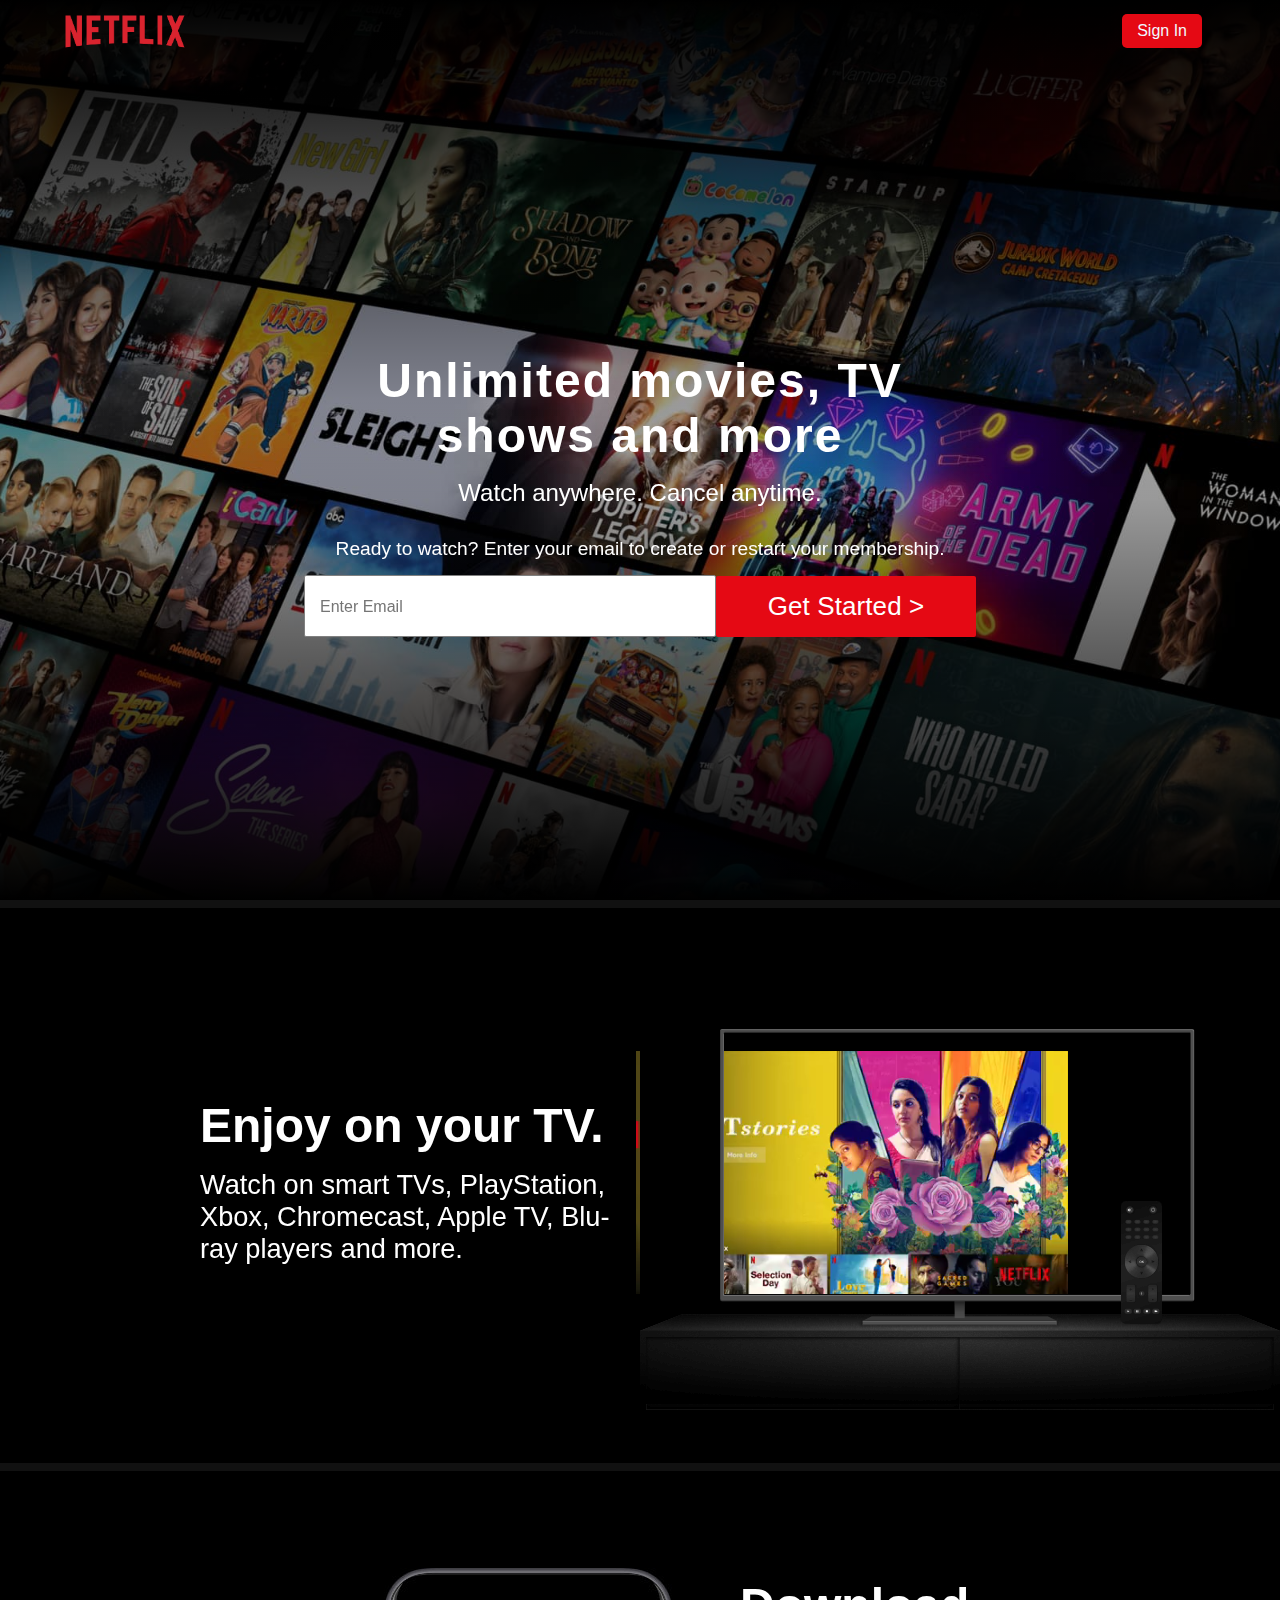
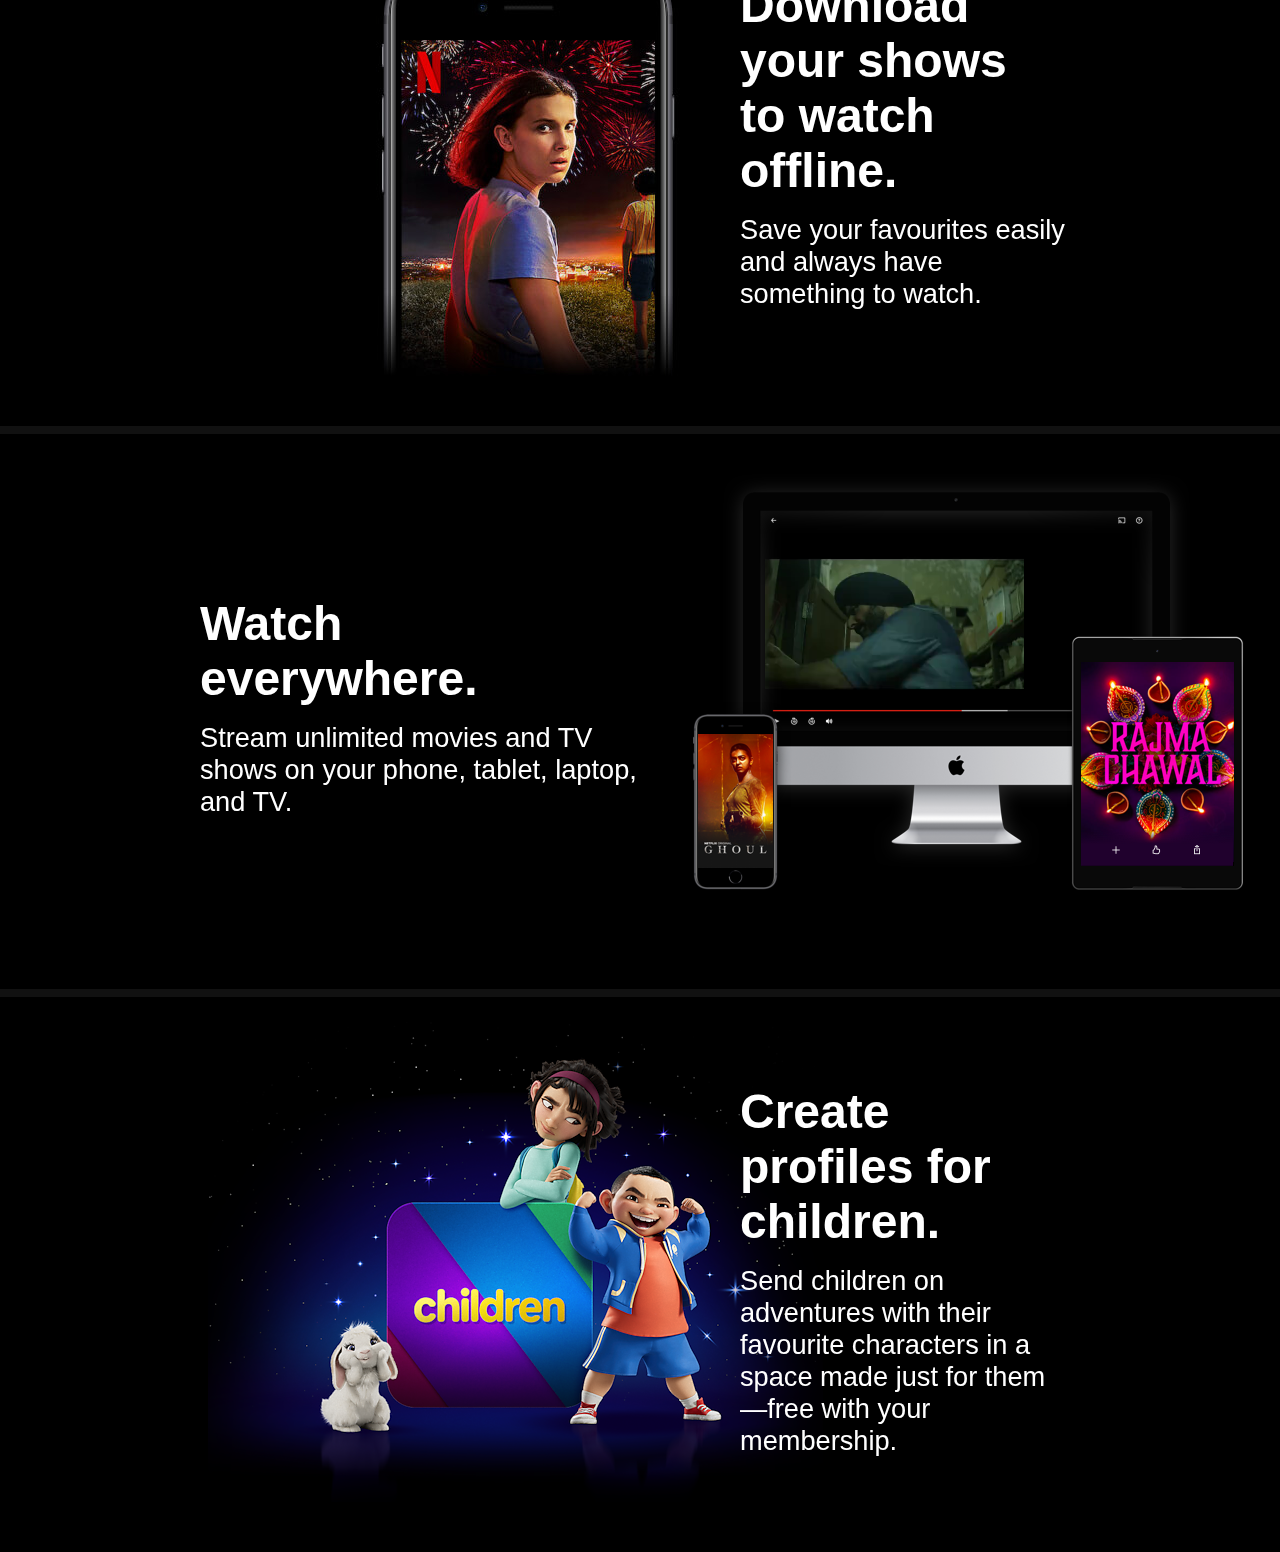
<file: NETFLIX CLONE/NETFLIX/index.html>
<!DOCTYPE html>
<html lang="en">
<head>
    <meta charset="UTF-8">
    <meta http-equiv="X-UA-Compatible" content="IE=edge">
    <meta name="viewport" content="width=device-width, initial-scale=1.0">
    <link rel="icon" href="assests/nficon.ico">
    <link rel="stylesheet" href="style.css">
    <title> Netflix India – Watch TV Shows Online, Watch Movies Online</title>
</head> 
<body>
    <section class="container">
        <div class="head">
            <img src="assests/netflixlogo.png" alt="">
            <a href="https://www.google.com/">Sign In</a>
        </div>
    </section>
    <section class="banner">
             <img src="assests/netfliximg.jpg" alt="banner" class="fit"> 
        <div class="box">
            <div class="heading">
                <h2>Unlimited movies, TV shows and more </h2>
                <h5>Watch anywhere. Cancel anytime.</h5>
                <p>Ready to watch? Enter your email to create or restart your membership.</p>
            </div>
            <div class="Email">
                <input type="text" placeholder="Enter Email">
                <a href="moviezone.html">Get Started > </a>
            </div>
        </div>
 </section>

<section class="style-card">
<div class="card-1">
    <div class="desc-1">
        <h1>Enjoy on your TV.</h1>
        <p>Watch on smart TVs, PlayStation, Xbox, Chromecast, Apple TV,
         Blu-ray players and more.</p>
    </div>
  <img src="assests/part1.png" alt="">
  <video class="video-1" autoplay="" playsinline="" muted="" loop="">
    <source src="assests/video-tv-in-0819.m4v" type="video/mp4">
  </video>
</div>

<div class="card-2">
     
    <img src="assests/part2.jpg" alt="img">
  <!-- <video class="video-1" autoplay="" playsinline="" muted="" loop="">
    <source src="assests/video-tv-in-0819.m4v" type="video/mp4">
  </video> -->

    <div class="desc-2">
        <h1>Download your shows to watch offline.</h1>
        <p>Save your favourites easily and always have something to watch.</p>
    </div>
</div>
 <div class="card-3">
        <div class="desc-3">
            <h1>Watch everywhere.</h1>
            <p>Stream unlimited movies and TV shows on your phone, tablet, laptop, and TV.</p>
        </div>
      <img src="assests/part3img.png" alt="">
      <video class="video-1" autoplay="" playsinline="" muted="" loop="">
        <source src="assests/part3video.m4v" type="video/mp4">
      </video>
    </div>


 <div class="card-4">
     
        <img src="assests/part4.png" alt="img">
      <!-- <video class="video-1" autoplay="" playsinline="" muted="" loop="">
        <source src="assests/video-tv-in-0819.m4v" type="video/mp4">
      </video> -->
    
        <div class="desc-4">
            <h1>Create profiles for children.</h1>
            <p>Send children on adventures with their favourite characters in a space made just for them—free with your membership.</p>
        </div>
  
</div>


</section> 

</body>
</html>
</file>
<file: NETFLIX CLONE/NETFLIX/style.css>
*{
    margin: 0;
    padding: 0;
    /* background-color: black; */
}

body{
    font-family: Arial, Helvetica, sans-serif;
     background-color: black; 
}

.container .head {
    position: absolute;
    top: 10;
    left: 10;
    display: flex;
    justify-content: space-between;
    align-items: center;
    width: 90%;
    padding: 0px 50px;
    z-index: 1000000;
}

.container .head img{
    width: 13%;
}

.container .head a{
    color: aliceblue;
    text-decoration: none;
    background-color: #E50914;
    padding: 8px 15px;
    border-radius: 5px;
}

.banner{
    width: 100%;
    height: 100vh;
    position: relative;
    display: flex;
    justify-content: center;
    align-items: center;
}

.banner .fit{
    width: 100%;
    height: 100%;
    position: absolute;
    top: 0;
    left: 0;
    object-fit: cover;
}
.banner .box{
    position: absolute;
    top: 55%;
    left: 50%;
    transform: translate(-50%, -50%);
    z-index: 1000;
}
.banner .box .heading{
    display: flex;
    flex-direction: column;
    justify-content: center;
    align-items: center;
    text-align: center;
}
.banner .box .heading h2{
    font-size: 3em;
    color: #fff;
    letter-spacing: 2px;
    width: 80%;
}
.banner .box .heading h5{
    font-size: 1.5em;
    color: #fff;
    font-weight: 300;
    padding: 1rem 0;
}

.banner .box .heading p{
    font-size: 1.2em;
    color: #fff;
    font-weight: 300;
    padding: 15px 0;
    /* padding-bottom: 20px; */
}
.banner .box .Email{
    display: flex;
    flex-direction: row;
    justify-content: center;
    align-items: center;
}
.banner .box .Email input{
    font-size: 16px;
    color: #000;
    height: 50px;
    min-width: 400px;
    outline: none;
    border-radius: 2px;
    border: 1px solid grey;
    align-items: center;
    padding: 10px 10px 0 0;
}
.banner .box .Email input::placeholder{
    position: absolute;
    top: 22px;
    left: 15px;
}
.banner .box .Email a{
    text-decoration: none;
    /* text-transform: uppercase; */
    color: #fff;
    font-weight: 400;
    background: #E50914;
    line-height: 61px;
    border-radius: 2px;
    min-width: 200px;
    font-size: 1.625rem;
    padding: 0 30px;
    letter-spacing: 0.1px;
    text-align: center;
}
.banner:before{
    content: '';
    position: absolute;
    top: 0;
    left: 0;
    width: 100%;
    height: 500px;
    z-index: 1;
    background: linear-gradient(to bottom,#000,transparent);
}
.banner:after{
    content: '';
    position: absolute;
    bottom: 0;
    left: 0;
    width: 100%;
    height: 500px;
    z-index: 1;
    background: linear-gradient(to top,#000,transparent);
}
.card-1,
.card-2,
.card-3,
.card-4{
    border-top: 8px solid #111;
    padding: 50px;
    color: #fff;
}

.card-1{
    position: relative;
    display: inline-grid;
    grid-template-columns: 50% 40%;
    text-align: left;
    align-items: center;
    padding: 25px 100px 50px;
}
.desc-1{
  padding-left: 100px;
  
}
.style-card h1{
    font-size: 3rem;
    padding: 1rem;
    padding-left: 0;

}

.style-card p{
    font-size: 1.7rem;
    line-height: 2rem;
}
.card-1 video{
    position: relative;
    height: 58%;
    width: 100%;
    grid-column: 2/2;
    grid-row: 1/2;
    z-index: -1;
    margin-left:-1%;
}
.card-1 img{
    grid-column: 2/2;
    grid-row: 1/2;
}
.card-2, .card-4{
    position: relative;
    margin: 0 auto;
   
    display: inline-grid;
    justify-content: center;
    grid-template-columns: 40% 40%;
    text-align: left;
    align-items: center;
    padding: 25px 100px 50px;
}

.desc-2, .desc-4{
    padding-left: 100px;
    /* padding-right: 20px; */
}

.card-3{
    position: relative;
    display: inline-grid;
    grid-template-columns: 50% 40%;
    text-align: left;
    align-items: center;
    padding: 25px 100px 50px;
}

.desc-3{
    padding-left: 100px;
}
.card-3 video{
    position: relative;
    top: -75px;
    left: 125px;
    height: 78%;
    width: 60%;
    grid-column: 2/2;
    grid-row: 1/2;
    z-index: -1;
    /* margin-left: 15%; */
}

.card-3 img{
    grid-column: 2/2;
    grid-row: 1/2;
}
</file>
